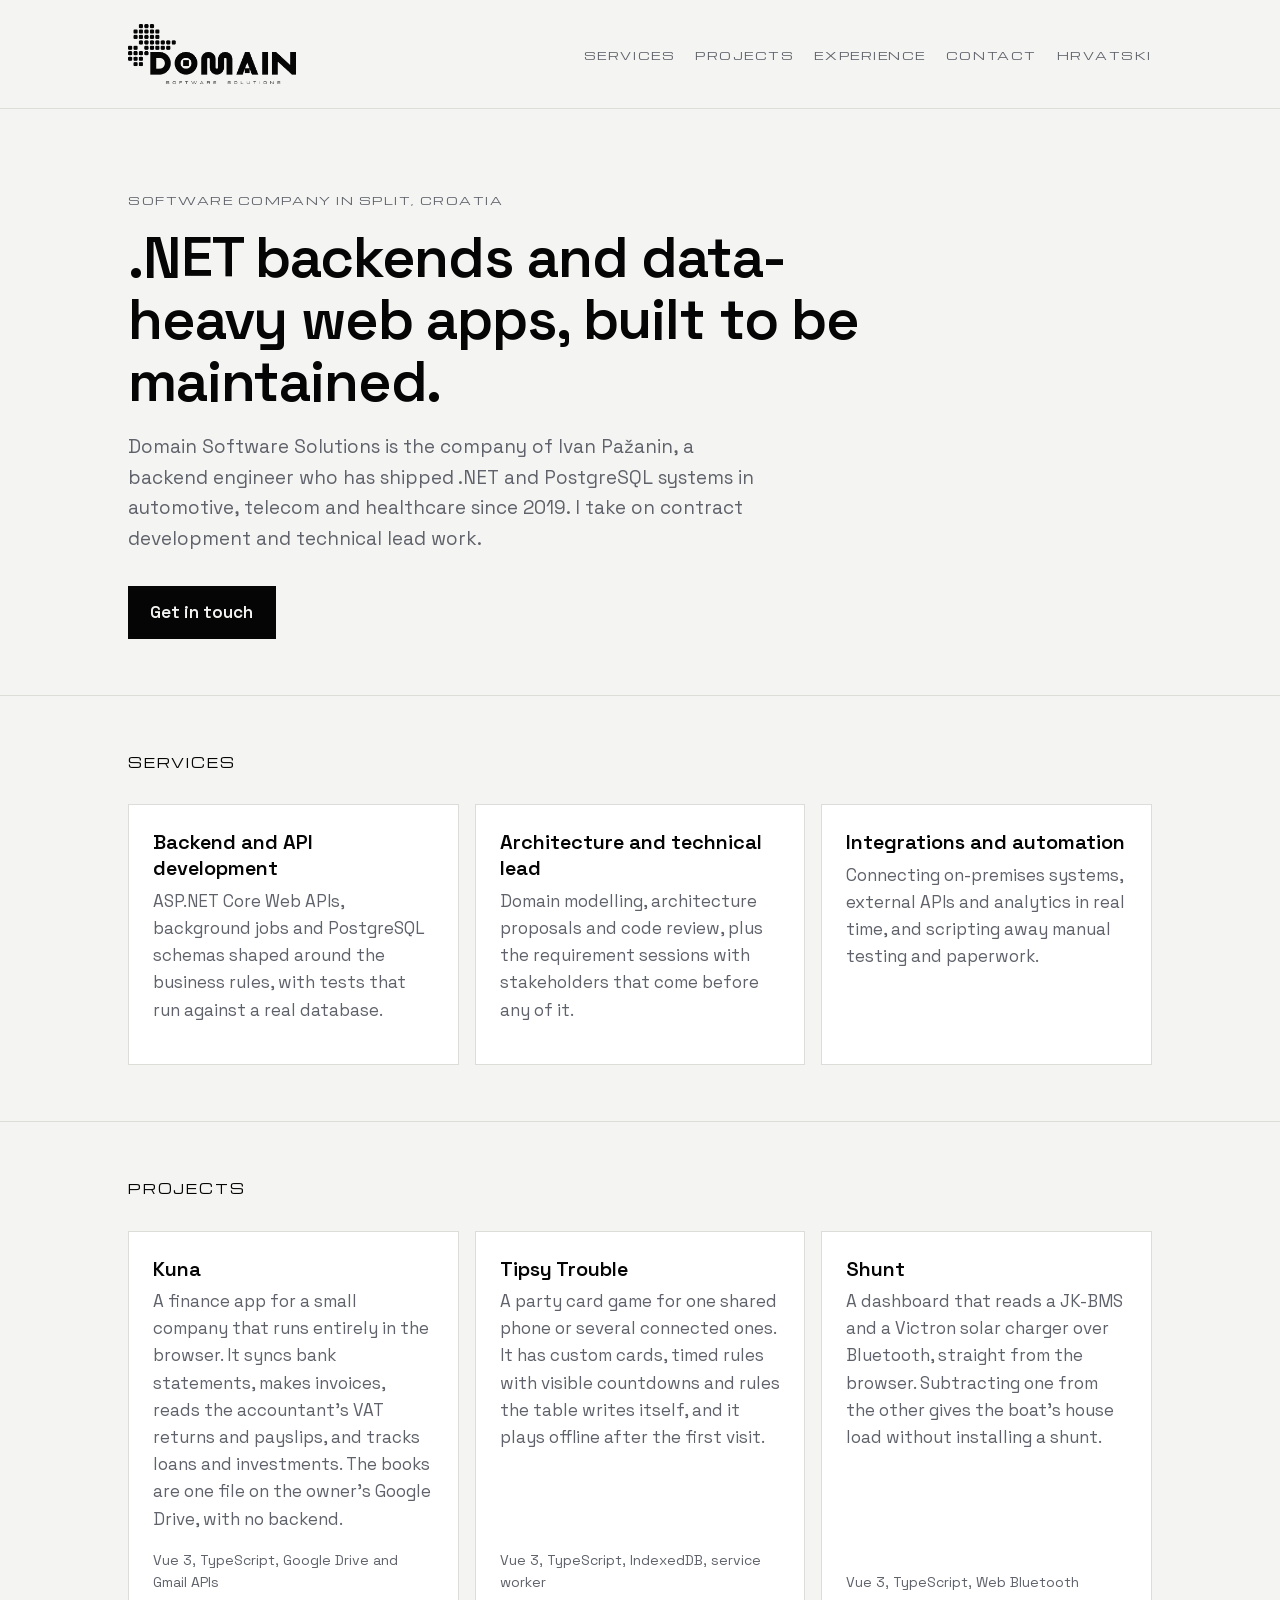
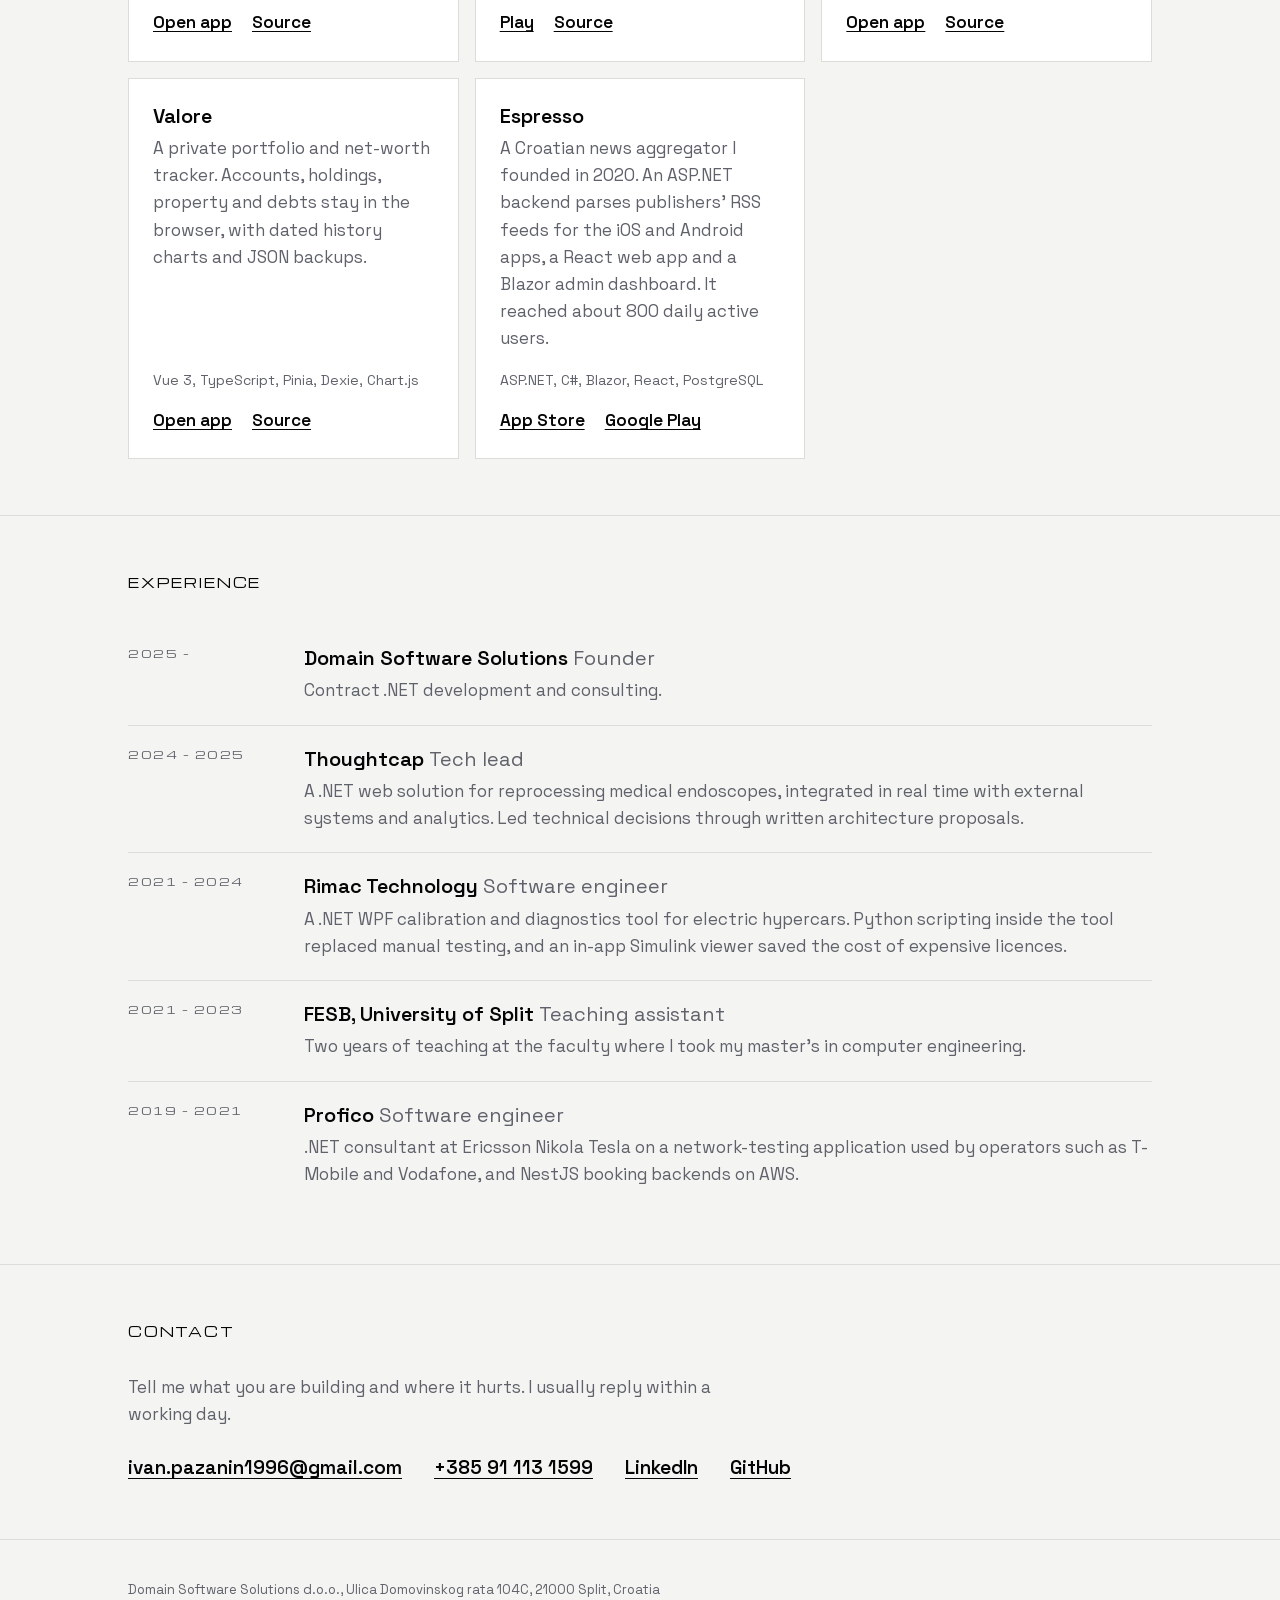
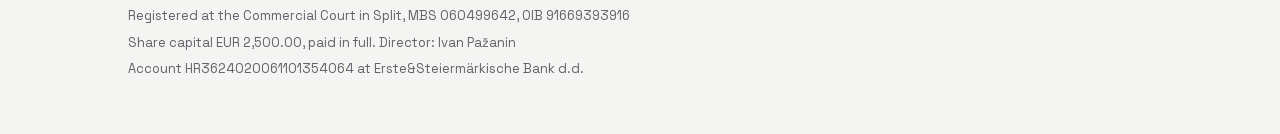
<file: index.html>
<!doctype html>
<html lang="en">
<head>
  <meta charset="utf-8">
  <meta name="viewport" content="width=device-width, initial-scale=1">
  <title>Domain Software Solutions | .NET backend development</title>
  <meta name="description" content="Domain Software Solutions is the software company of Ivan Pažanin, a .NET backend engineer in Split, Croatia.">
  <link rel="canonical" href="https://domain-software-solutions.hr/">
  <link rel="alternate" hreflang="en" href="https://domain-software-solutions.hr/">
  <link rel="alternate" hreflang="hr" href="https://domain-software-solutions.hr/hr/">
  <link rel="alternate" hreflang="x-default" href="https://domain-software-solutions.hr/">
  <link rel="icon" href="/favicon.ico" sizes="any">
  <link rel="icon" href="/icon-32.png" type="image/png" sizes="32x32">
  <link rel="apple-touch-icon" href="/apple-touch-icon.png">
  <link rel="preload" href="/assets/fonts/space-grotesk-latin.woff2" as="font" type="font/woff2" crossorigin>
  <link rel="stylesheet" href="/assets/site.css">
  <meta property="og:type" content="website">
  <meta property="og:title" content="Domain Software Solutions">
  <meta property="og:description" content=".NET backends and data-heavy web apps, built to be maintained.">
  <meta property="og:url" content="https://domain-software-solutions.hr/">
  <meta property="og:image" content="https://domain-software-solutions.hr/assets/link-preview.png">
  <meta property="og:locale" content="en_GB">
  <meta name="twitter:card" content="summary_large_image">
</head>
<body>
  <header>
    <div class="wrap">
      <a class="logo" href="/" aria-label="Domain Software Solutions, home">
        <img class="on-light" src="/assets/logo-black.png" width="600" height="215" alt="Domain Software Solutions">
        <img class="on-dark" src="/assets/logo-white.png" width="600" height="215" alt="Domain Software Solutions">
      </a>
      <nav aria-label="Main">
        <ul>
          <li><a href="#services">Services</a></li>
          <li><a href="#projects">Projects</a></li>
          <li><a href="#experience">Experience</a></li>
          <li><a href="#contact">Contact</a></li>
          <li><a href="/hr/" hreflang="hr" lang="hr">Hrvatski</a></li>
        </ul>
      </nav>
    </div>
  </header>

  <main>
    <div class="wrap hero">
      <p class="label">Software company in Split, Croatia</p>
      <h1>.NET backends and data-heavy web apps, built to be maintained.</h1>
      <p class="lede">Domain Software Solutions is the company of Ivan Pažanin, a backend engineer who has shipped .NET and PostgreSQL systems in automotive, telecom and healthcare since 2019. I take on contract development and technical lead work.</p>
      <a class="button" href="#contact">Get in touch</a>
    </div>

    <section id="services">
      <div class="wrap">
        <h2>Services</h2>
        <div class="grid">
          <div class="card">
            <h3>Backend and API development</h3>
            <p>ASP.NET Core Web APIs, background jobs and PostgreSQL schemas shaped around the business rules, with tests that run against a real database.</p>
          </div>
          <div class="card">
            <h3>Architecture and technical lead</h3>
            <p>Domain modelling, architecture proposals and code review, plus the requirement sessions with stakeholders that come before any of it.</p>
          </div>
          <div class="card">
            <h3>Integrations and automation</h3>
            <p>Connecting on-premises systems, external APIs and analytics in real time, and scripting away manual testing and paperwork.</p>
          </div>
        </div>
      </div>
    </section>

    <section id="projects">
      <div class="wrap">
        <h2>Projects</h2>
        <div class="grid">
          <article class="card">
            <h3>Kuna</h3>
            <p>A finance app for a small company that runs entirely in the browser. It syncs bank statements, makes invoices, reads the accountant's VAT returns and payslips, and tracks loans and investments. The books are one file on the owner's Google Drive, with no backend.</p>
            <div class="stack">Vue 3, TypeScript, Google Drive and Gmail APIs</div>
            <div class="links">
              <a href="https://ipazanin.github.io/kuna/">Open app</a>
              <a href="https://github.com/ipazanin/kuna">Source</a>
            </div>
          </article>
          <article class="card">
            <h3>Tipsy Trouble</h3>
            <p>A party card game for one shared phone or several connected ones. It has custom cards, timed rules with visible countdowns and rules the table writes itself, and it plays offline after the first visit.</p>
            <div class="stack">Vue 3, TypeScript, IndexedDB, service worker</div>
            <div class="links">
              <a href="https://ipazanin.github.io/tipsy-trouble/">Play</a>
              <a href="https://github.com/ipazanin/tipsy-trouble">Source</a>
            </div>
          </article>
          <article class="card">
            <h3>Shunt</h3>
            <p>A dashboard that reads a JK-BMS and a Victron solar charger over Bluetooth, straight from the browser. Subtracting one from the other gives the boat's house load without installing a shunt.</p>
            <div class="stack">Vue 3, TypeScript, Web Bluetooth</div>
            <div class="links">
              <a href="https://ipazanin.github.io/jk-bms-victron-dashboard/">Open app</a>
              <a href="https://github.com/ipazanin/jk-bms-victron-dashboard">Source</a>
            </div>
          </article>
          <article class="card">
            <h3>Valore</h3>
            <p>A private portfolio and net-worth tracker. Accounts, holdings, property and debts stay in the browser, with dated history charts and JSON backups.</p>
            <div class="stack">Vue 3, TypeScript, Pinia, Dexie, Chart.js</div>
            <div class="links">
              <a href="https://ipazanin.github.io/valore/">Open app</a>
              <a href="https://github.com/ipazanin/valore">Source</a>
            </div>
          </article>
          <article class="card">
            <h3>Espresso</h3>
            <p>A Croatian news aggregator I founded in 2020. An ASP.NET backend parses publishers' RSS feeds for the iOS and Android apps, a React web app and a Blazor admin dashboard. It reached about 800 daily active users.</p>
            <div class="stack">ASP.NET, C#, Blazor, React, PostgreSQL</div>
            <div class="links">
              <a href="https://apps.apple.com/hr/app/espresso-hr-digitalne-vijesti/id1498668438">App Store</a>
              <a href="https://play.google.com/store/apps/details?id=com.espresso.news">Google Play</a>
            </div>
          </article>
        </div>
      </div>
    </section>

    <section id="experience">
      <div class="wrap">
        <h2>Experience</h2>
        <ol class="timeline">
          <li>
            <span class="label">2025 –</span>
            <div>
              <h3>Domain Software Solutions <span class="role">Founder</span></h3>
              <p>Contract .NET development and consulting.</p>
            </div>
          </li>
          <li>
            <span class="label">2024 – 2025</span>
            <div>
              <h3>Thoughtcap <span class="role">Tech lead</span></h3>
              <p>A .NET web solution for reprocessing medical endoscopes, integrated in real time with external systems and analytics. Led technical decisions through written architecture proposals.</p>
            </div>
          </li>
          <li>
            <span class="label">2021 – 2024</span>
            <div>
              <h3>Rimac Technology <span class="role">Software engineer</span></h3>
              <p>A .NET WPF calibration and diagnostics tool for electric hypercars. Python scripting inside the tool replaced manual testing, and an in-app Simulink viewer saved the cost of expensive licences.</p>
            </div>
          </li>
          <li>
            <span class="label">2021 – 2023</span>
            <div>
              <h3>FESB, University of Split <span class="role">Teaching assistant</span></h3>
              <p>Two years of teaching at the faculty where I took my master's in computer engineering.</p>
            </div>
          </li>
          <li>
            <span class="label">2019 – 2021</span>
            <div>
              <h3>Profico <span class="role">Software engineer</span></h3>
              <p>.NET consultant at Ericsson Nikola Tesla on a network-testing application used by operators such as T-Mobile and Vodafone, and NestJS booking backends on AWS.</p>
            </div>
          </li>
        </ol>
      </div>
    </section>

    <section id="contact" class="contact">
      <div class="wrap">
        <h2>Contact</h2>
        <p>Tell me what you are building and where it hurts. I usually reply within a working day.</p>
        <ul>
          <li><a href="mailto:ivan.pazanin1996@gmail.com">ivan.pazanin1996@gmail.com</a></li>
          <li><a href="tel:+385911131599">+385 91 113 1599</a></li>
          <li><a href="https://www.linkedin.com/in/ivanpazanin">LinkedIn</a></li>
          <li><a href="https://github.com/ipazanin">GitHub</a></li>
        </ul>
      </div>
    </section>
  </main>

  <footer>
    <div class="wrap">
      <p>Domain Software Solutions d.o.o., Ulica Domovinskog rata 104C, 21000 Split, Croatia</p>
      <p>Registered at the Commercial Court in Split, MBS 060499642, OIB 91669393916</p>
      <p>Share capital EUR 2,500.00, paid in full. Director: Ivan Pažanin</p>
      <p>Account HR3624020061101354064 at Erste&amp;Steiermärkische Bank d.d.</p>
    </div>
  </footer>
</body>
</html>
</file>
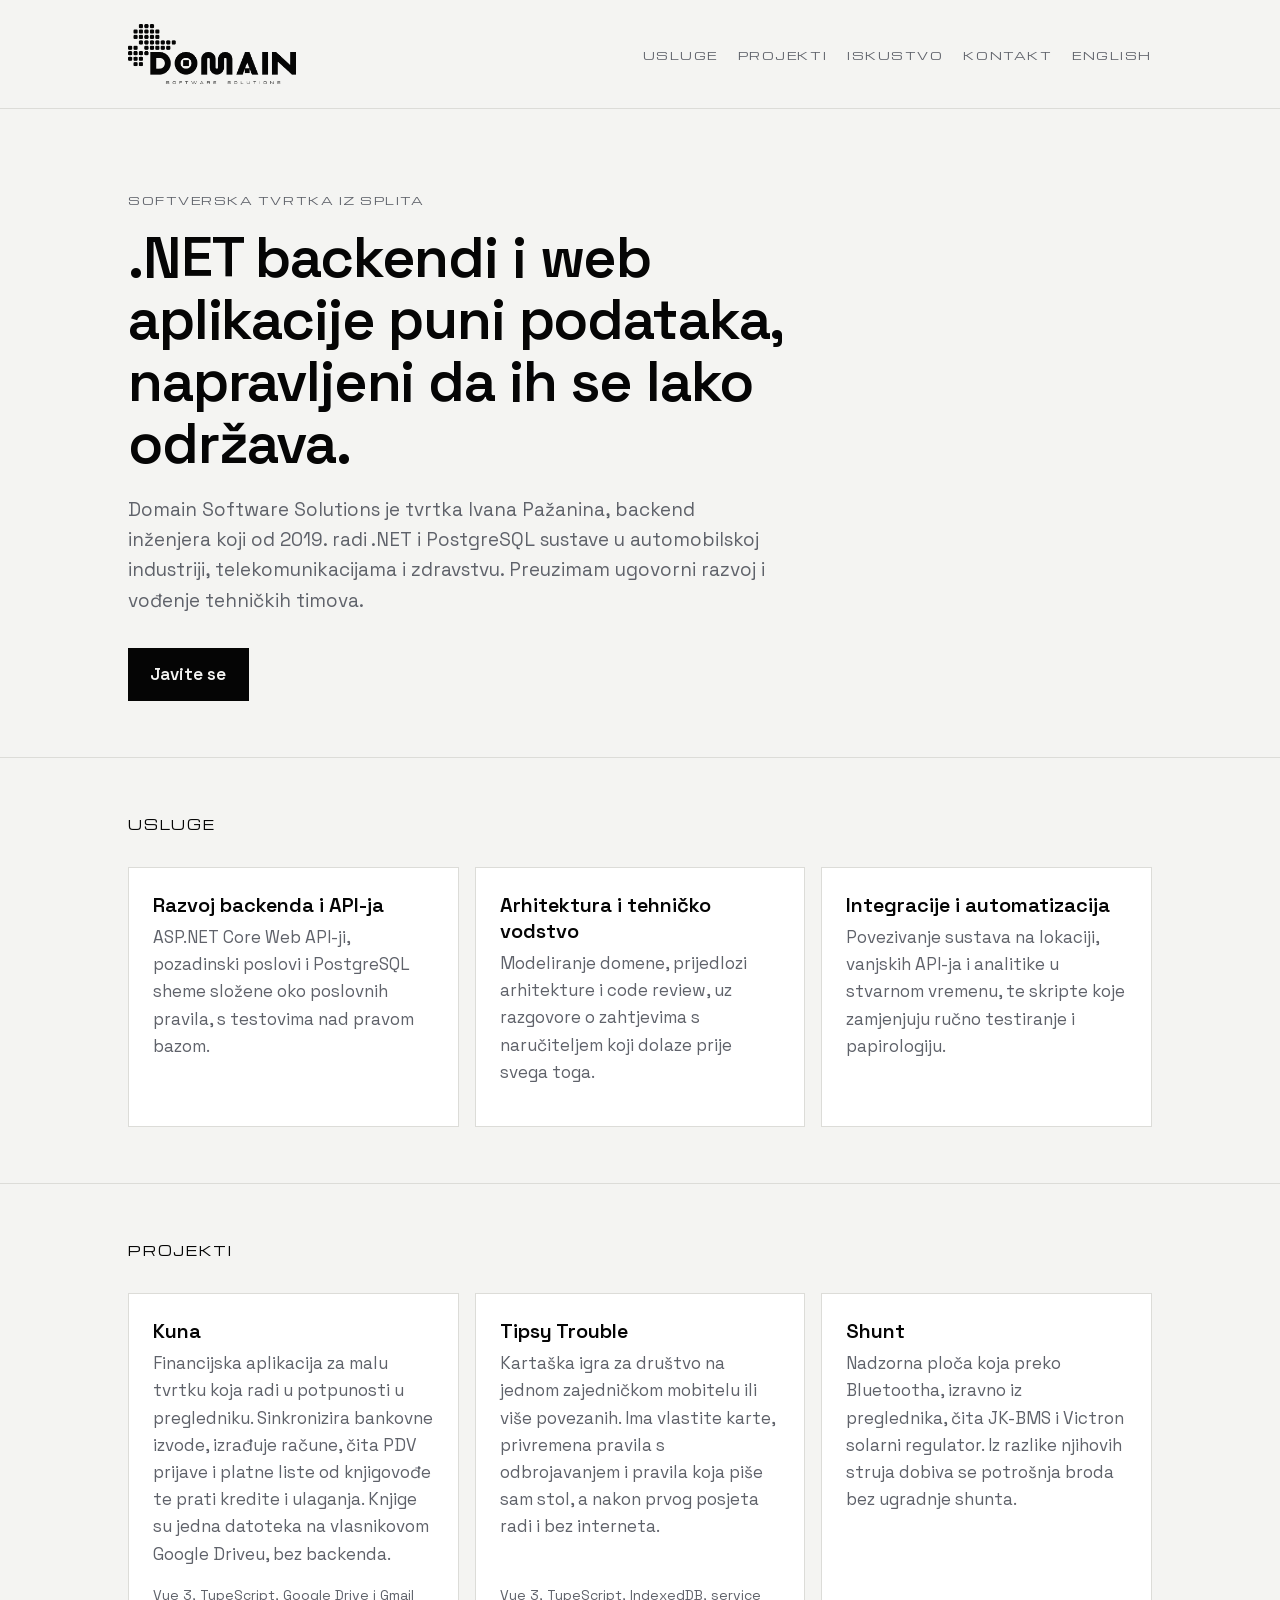
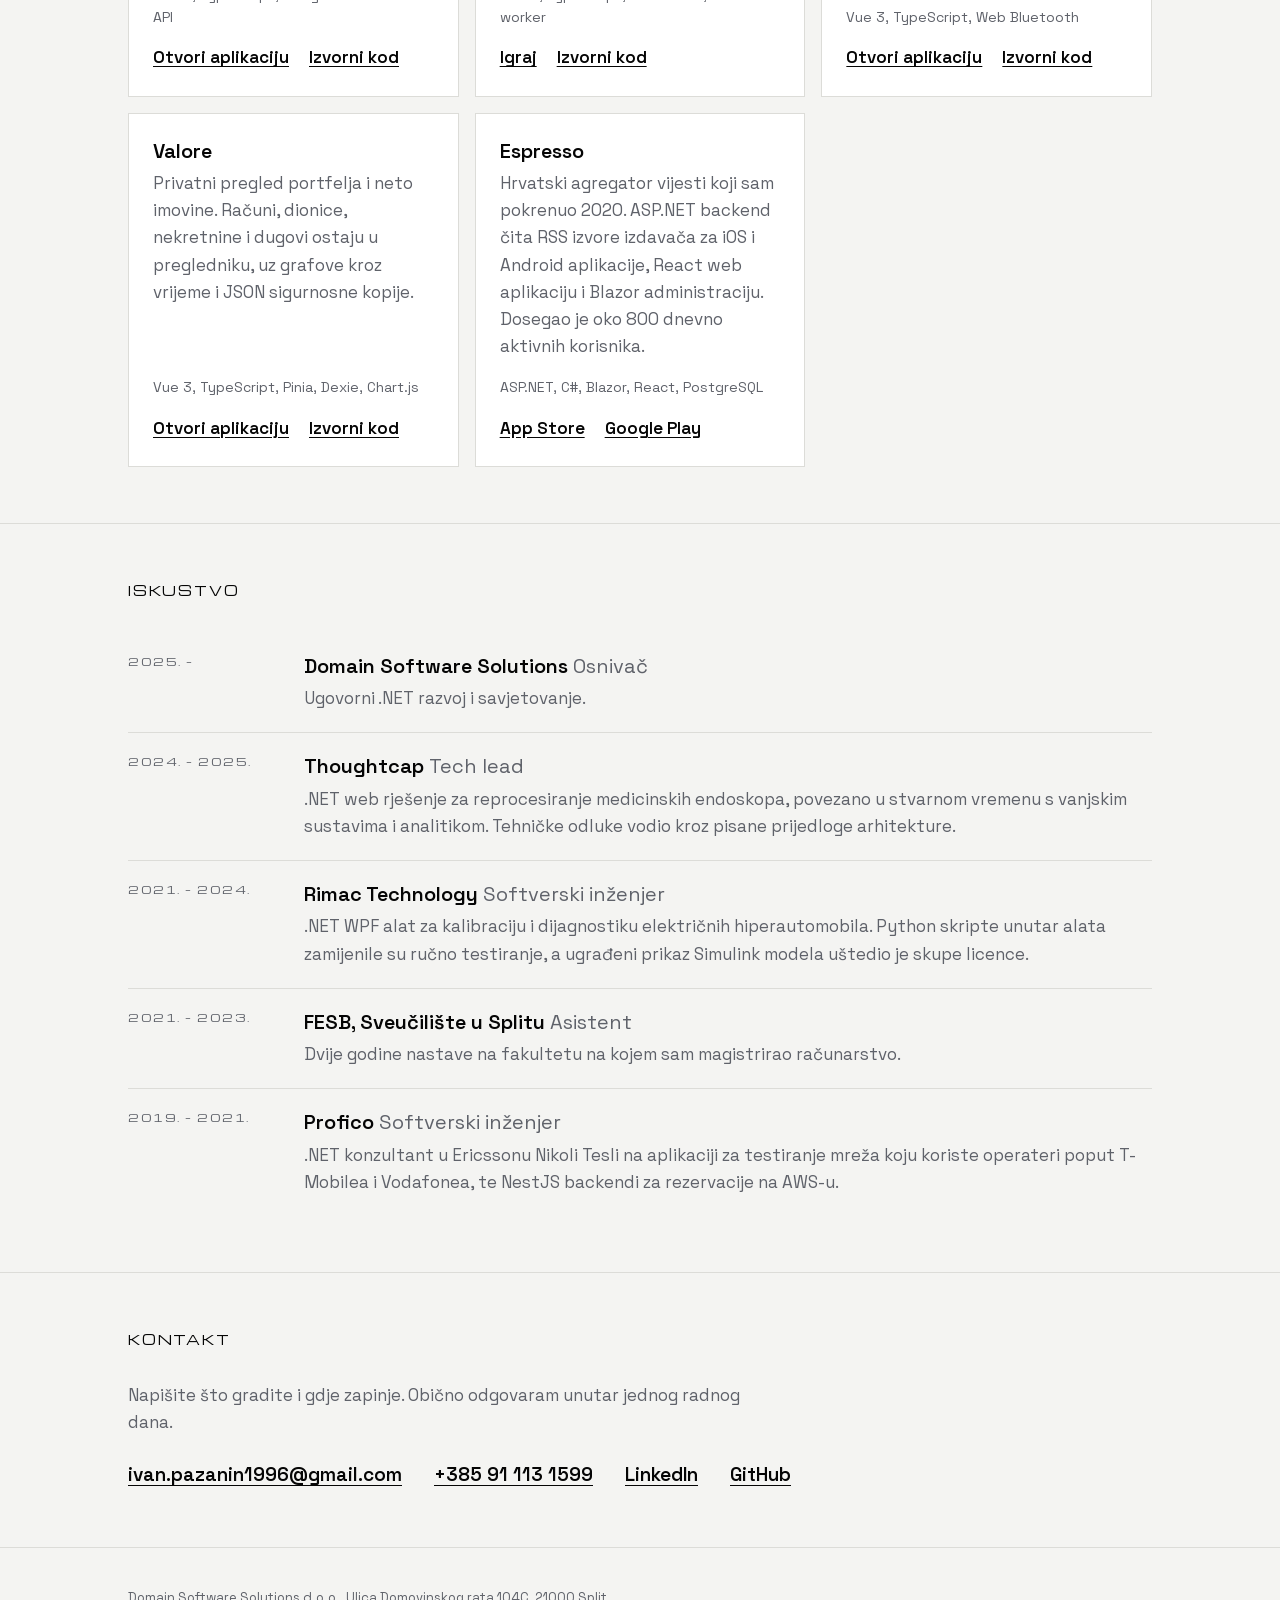
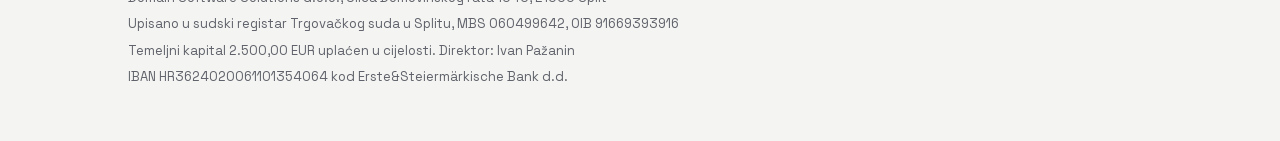
<file: hr/index.html>
<!doctype html>
<html lang="hr">
<head>
  <meta charset="utf-8">
  <meta name="viewport" content="width=device-width, initial-scale=1">
  <title>Domain Software Solutions | razvoj .NET backenda</title>
  <meta name="description" content="Domain Software Solutions je softverska tvrtka Ivana Pažanina, .NET backend inženjera iz Splita.">
  <link rel="canonical" href="https://domain-software-solutions.hr/hr/">
  <link rel="alternate" hreflang="en" href="https://domain-software-solutions.hr/">
  <link rel="alternate" hreflang="hr" href="https://domain-software-solutions.hr/hr/">
  <link rel="alternate" hreflang="x-default" href="https://domain-software-solutions.hr/">
  <link rel="icon" href="/favicon.ico" sizes="any">
  <link rel="icon" href="/icon-32.png" type="image/png" sizes="32x32">
  <link rel="apple-touch-icon" href="/apple-touch-icon.png">
  <link rel="preload" href="/assets/fonts/space-grotesk-latin.woff2" as="font" type="font/woff2" crossorigin>
  <link rel="stylesheet" href="/assets/site.css">
  <meta property="og:type" content="website">
  <meta property="og:title" content="Domain Software Solutions">
  <meta property="og:description" content=".NET backendi i web aplikacije puni podataka, napravljeni da ih se lako održava.">
  <meta property="og:url" content="https://domain-software-solutions.hr/hr/">
  <meta property="og:image" content="https://domain-software-solutions.hr/assets/link-preview.png">
  <meta property="og:locale" content="hr_HR">
  <meta name="twitter:card" content="summary_large_image">
</head>
<body>
  <header>
    <div class="wrap">
      <a class="logo" href="/hr/" aria-label="Domain Software Solutions, početna">
        <img class="on-light" src="/assets/logo-black.png" width="600" height="215" alt="Domain Software Solutions">
        <img class="on-dark" src="/assets/logo-white.png" width="600" height="215" alt="Domain Software Solutions">
      </a>
      <nav aria-label="Glavna navigacija">
        <ul>
          <li><a href="#usluge">Usluge</a></li>
          <li><a href="#projekti">Projekti</a></li>
          <li><a href="#iskustvo">Iskustvo</a></li>
          <li><a href="#kontakt">Kontakt</a></li>
          <li><a href="/" hreflang="en" lang="en">English</a></li>
        </ul>
      </nav>
    </div>
  </header>

  <main>
    <div class="wrap hero">
      <p class="label">Softverska tvrtka iz Splita</p>
      <h1>.NET backendi i web aplikacije puni podataka, napravljeni da ih se lako održava.</h1>
      <p class="lede">Domain Software Solutions je tvrtka Ivana Pažanina, backend inženjera koji od 2019. radi .NET i PostgreSQL sustave u automobilskoj industriji, telekomunikacijama i zdravstvu. Preuzimam ugovorni razvoj i vođenje tehničkih timova.</p>
      <a class="button" href="#kontakt">Javite se</a>
    </div>

    <section id="usluge">
      <div class="wrap">
        <h2>Usluge</h2>
        <div class="grid">
          <div class="card">
            <h3>Razvoj backenda i API-ja</h3>
            <p>ASP.NET Core Web API-ji, pozadinski poslovi i PostgreSQL sheme složene oko poslovnih pravila, s testovima nad pravom bazom.</p>
          </div>
          <div class="card">
            <h3>Arhitektura i tehničko vodstvo</h3>
            <p>Modeliranje domene, prijedlozi arhitekture i code review, uz razgovore o zahtjevima s naručiteljem koji dolaze prije svega toga.</p>
          </div>
          <div class="card">
            <h3>Integracije i automatizacija</h3>
            <p>Povezivanje sustava na lokaciji, vanjskih API-ja i analitike u stvarnom vremenu, te skripte koje zamjenjuju ručno testiranje i papirologiju.</p>
          </div>
        </div>
      </div>
    </section>

    <section id="projekti">
      <div class="wrap">
        <h2>Projekti</h2>
        <div class="grid">
          <article class="card">
            <h3>Kuna</h3>
            <p>Financijska aplikacija za malu tvrtku koja radi u potpunosti u pregledniku. Sinkronizira bankovne izvode, izrađuje račune, čita PDV prijave i platne liste od knjigovođe te prati kredite i ulaganja. Knjige su jedna datoteka na vlasnikovom Google Driveu, bez backenda.</p>
            <div class="stack">Vue 3, TypeScript, Google Drive i Gmail API</div>
            <div class="links">
              <a href="https://ipazanin.github.io/kuna/">Otvori aplikaciju</a>
              <a href="https://github.com/ipazanin/kuna">Izvorni kod</a>
            </div>
          </article>
          <article class="card">
            <h3>Tipsy Trouble</h3>
            <p>Kartaška igra za društvo na jednom zajedničkom mobitelu ili više povezanih. Ima vlastite karte, privremena pravila s odbrojavanjem i pravila koja piše sam stol, a nakon prvog posjeta radi i bez interneta.</p>
            <div class="stack">Vue 3, TypeScript, IndexedDB, service worker</div>
            <div class="links">
              <a href="https://ipazanin.github.io/tipsy-trouble/">Igraj</a>
              <a href="https://github.com/ipazanin/tipsy-trouble">Izvorni kod</a>
            </div>
          </article>
          <article class="card">
            <h3>Shunt</h3>
            <p>Nadzorna ploča koja preko Bluetootha, izravno iz preglednika, čita JK-BMS i Victron solarni regulator. Iz razlike njihovih struja dobiva se potrošnja broda bez ugradnje shunta.</p>
            <div class="stack">Vue 3, TypeScript, Web Bluetooth</div>
            <div class="links">
              <a href="https://ipazanin.github.io/jk-bms-victron-dashboard/">Otvori aplikaciju</a>
              <a href="https://github.com/ipazanin/jk-bms-victron-dashboard">Izvorni kod</a>
            </div>
          </article>
          <article class="card">
            <h3>Valore</h3>
            <p>Privatni pregled portfelja i neto imovine. Računi, dionice, nekretnine i dugovi ostaju u pregledniku, uz grafove kroz vrijeme i JSON sigurnosne kopije.</p>
            <div class="stack">Vue 3, TypeScript, Pinia, Dexie, Chart.js</div>
            <div class="links">
              <a href="https://ipazanin.github.io/valore/">Otvori aplikaciju</a>
              <a href="https://github.com/ipazanin/valore">Izvorni kod</a>
            </div>
          </article>
          <article class="card">
            <h3>Espresso</h3>
            <p>Hrvatski agregator vijesti koji sam pokrenuo 2020. ASP.NET backend čita RSS izvore izdavača za iOS i Android aplikacije, React web aplikaciju i Blazor administraciju. Dosegao je oko 800 dnevno aktivnih korisnika.</p>
            <div class="stack">ASP.NET, C#, Blazor, React, PostgreSQL</div>
            <div class="links">
              <a href="https://apps.apple.com/hr/app/espresso-hr-digitalne-vijesti/id1498668438">App Store</a>
              <a href="https://play.google.com/store/apps/details?id=com.espresso.news">Google Play</a>
            </div>
          </article>
        </div>
      </div>
    </section>

    <section id="iskustvo">
      <div class="wrap">
        <h2>Iskustvo</h2>
        <ol class="timeline">
          <li>
            <span class="label">2025. –</span>
            <div>
              <h3>Domain Software Solutions <span class="role">Osnivač</span></h3>
              <p>Ugovorni .NET razvoj i savjetovanje.</p>
            </div>
          </li>
          <li>
            <span class="label">2024. – 2025.</span>
            <div>
              <h3>Thoughtcap <span class="role">Tech lead</span></h3>
              <p>.NET web rješenje za reprocesiranje medicinskih endoskopa, povezano u stvarnom vremenu s vanjskim sustavima i analitikom. Tehničke odluke vodio kroz pisane prijedloge arhitekture.</p>
            </div>
          </li>
          <li>
            <span class="label">2021. – 2024.</span>
            <div>
              <h3>Rimac Technology <span class="role">Softverski inženjer</span></h3>
              <p>.NET WPF alat za kalibraciju i dijagnostiku električnih hiperautomobila. Python skripte unutar alata zamijenile su ručno testiranje, a ugrađeni prikaz Simulink modela uštedio je skupe licence.</p>
            </div>
          </li>
          <li>
            <span class="label">2021. – 2023.</span>
            <div>
              <h3>FESB, Sveučilište u Splitu <span class="role">Asistent</span></h3>
              <p>Dvije godine nastave na fakultetu na kojem sam magistrirao računarstvo.</p>
            </div>
          </li>
          <li>
            <span class="label">2019. – 2021.</span>
            <div>
              <h3>Profico <span class="role">Softverski inženjer</span></h3>
              <p>.NET konzultant u Ericssonu Nikoli Tesli na aplikaciji za testiranje mreža koju koriste operateri poput T-Mobilea i Vodafonea, te NestJS backendi za rezervacije na AWS-u.</p>
            </div>
          </li>
        </ol>
      </div>
    </section>

    <section id="kontakt" class="contact">
      <div class="wrap">
        <h2>Kontakt</h2>
        <p>Napišite što gradite i gdje zapinje. Obično odgovaram unutar jednog radnog dana.</p>
        <ul>
          <li><a href="mailto:ivan.pazanin1996@gmail.com">ivan.pazanin1996@gmail.com</a></li>
          <li><a href="tel:+385911131599">+385 91 113 1599</a></li>
          <li><a href="https://www.linkedin.com/in/ivanpazanin">LinkedIn</a></li>
          <li><a href="https://github.com/ipazanin">GitHub</a></li>
        </ul>
      </div>
    </section>
  </main>

  <footer>
    <div class="wrap">
      <p>Domain Software Solutions d.o.o., Ulica Domovinskog rata 104C, 21000 Split</p>
      <p>Upisano u sudski registar Trgovačkog suda u Splitu, MBS 060499642, OIB 91669393916</p>
      <p>Temeljni kapital 2.500,00 EUR uplaćen u cijelosti. Direktor: Ivan Pažanin</p>
      <p>IBAN HR3624020061101354064 kod Erste&amp;Steiermärkische Bank d.d.</p>
    </div>
  </footer>
</body>
</html>
</file>
<file: assets/site.css>
@font-face {
  font-family: "Michroma";
  font-display: swap;
  src: url("fonts/michroma-latin.woff2") format("woff2");
  unicode-range: U+0000-00FF, U+0131, U+0152-0153, U+02BB-02BC, U+02C6, U+02DA, U+02DC, U+0304, U+0308, U+0329, U+2000-206F, U+20AC, U+2122, U+2191, U+2193, U+2212, U+2215, U+FEFF, U+FFFD;
}
@font-face {
  font-family: "Michroma";
  font-display: swap;
  src: url("fonts/michroma-latin-ext.woff2") format("woff2");
  unicode-range: U+0100-02BA, U+02BD-02C5, U+02C7-02CC, U+02CE-02D7, U+02DD-02FF, U+1E00-1E9F, U+1EF2-1EFF, U+2020, U+20A0-20AB, U+20AD-20C4, U+2113, U+2C60-2C7F, U+A720-A7FF;
}
@font-face {
  font-family: "Space Grotesk";
  font-weight: 400 700;
  font-display: swap;
  src: url("fonts/space-grotesk-latin.woff2") format("woff2");
  unicode-range: U+0000-00FF, U+0131, U+0152-0153, U+02BB-02BC, U+02C6, U+02DA, U+02DC, U+0304, U+0308, U+0329, U+2000-206F, U+20AC, U+2122, U+2191, U+2193, U+2212, U+2215, U+FEFF, U+FFFD;
}
@font-face {
  font-family: "Space Grotesk";
  font-weight: 400 700;
  font-display: swap;
  src: url("fonts/space-grotesk-latin-ext.woff2") format("woff2");
  unicode-range: U+0100-02BA, U+02BD-02C5, U+02C7-02CC, U+02CE-02D7, U+02DD-02FF, U+1E00-1E9F, U+1EF2-1EFF, U+2020, U+20A0-20AB, U+20AD-20C4, U+2113, U+2C60-2C7F, U+A720-A7FF;
}

:root {
  color-scheme: light dark;
  --bg: #f4f4f2;
  --surface: #ffffff;
  --text: #050505;
  --muted: #5f626a;
  --line: #dcdcd8;
  --accent: #050505;
  --max: 68rem;
}

@media (prefers-color-scheme: dark) {
  :root {
    --bg: #050505;
    --surface: #111112;
    --text: #f4f4f2;
    --muted: #9a9da5;
    --line: #26272a;
    --accent: #ffffff;
  }
}

* {
  box-sizing: border-box;
}

html {
  scroll-behavior: smooth;
}

body {
  margin: 0;
  background: var(--bg);
  color: var(--text);
  font-family: "Space Grotesk", system-ui, sans-serif;
  font-size: 1.0625rem;
  line-height: 1.6;
  -webkit-font-smoothing: antialiased;
}

a {
  color: inherit;
  text-underline-offset: 0.2em;
}

a:focus-visible {
  outline: 2px solid var(--accent);
  outline-offset: 3px;
}

.wrap {
  max-width: var(--max);
  margin: 0 auto;
  padding: 0 1rem;
}

@media (min-width: 640px) {
  .wrap {
    padding: 0 2rem;
  }
}

.label,
h2,
nav a {
  font-family: "Michroma", "Space Grotesk", sans-serif;
  text-transform: uppercase;
  letter-spacing: 0.14em;
  font-weight: 400;
}

header {
  padding: 1.5rem 0;
  border-bottom: 1px solid var(--line);
}

header .wrap {
  display: flex;
  align-items: center;
  justify-content: space-between;
  gap: 1rem;
  flex-wrap: wrap;
}

.logo img {
  display: block;
  width: 168px;
  height: auto;
}

.logo .on-dark {
  display: none;
}

@media (prefers-color-scheme: dark) {
  .logo .on-light {
    display: none;
  }
  .logo .on-dark {
    display: block;
  }
}

nav ul {
  display: flex;
  flex-wrap: wrap;
  gap: 0.25rem 1.25rem;
  margin: 0;
  padding: 0;
  list-style: none;
}

nav a {
  font-size: 0.6875rem;
  text-decoration: none;
  color: var(--muted);
}

nav a:hover,
nav a[aria-current="true"] {
  color: var(--text);
}

.hero {
  padding-top: 4.5rem;
  padding-bottom: 3.5rem;
}

.hero h1 {
  margin: 1rem 0 1.25rem;
  max-width: 20ch;
  font-size: clamp(2.1rem, 6vw, 3.6rem);
  line-height: 1.08;
  letter-spacing: -0.02em;
  font-weight: 600;
}

.hero .lede {
  max-width: 40rem;
  margin: 0;
  color: var(--muted);
  font-size: 1.1875rem;
}

.label {
  font-size: 0.6875rem;
  color: var(--muted);
}

.button {
  display: inline-block;
  margin-top: 2rem;
  padding: 0.8rem 1.4rem;
  background: var(--accent);
  color: var(--bg);
  text-decoration: none;
  font-weight: 600;
}

section {
  padding: 3.5rem 0;
  border-top: 1px solid var(--line);
}

h2 {
  margin: 0 0 2rem;
  font-size: 0.8125rem;
}

h3 {
  margin: 0 0 0.4rem;
  font-size: 1.25rem;
  line-height: 1.3;
  font-weight: 600;
}

.grid {
  display: grid;
  gap: 1rem;
  grid-template-columns: repeat(auto-fill, minmax(min(100%, 19rem), 1fr));
}

.card {
  display: flex;
  flex-direction: column;
  padding: 1.5rem;
  background: var(--surface);
  border: 1px solid var(--line);
}

.card p {
  margin: 0 0 1rem;
  color: var(--muted);
}

.stack {
  margin-top: auto;
  color: var(--muted);
  font-size: 0.875rem;
}

.links {
  display: flex;
  flex-wrap: wrap;
  gap: 1.25rem;
  margin-top: 1rem;
  font-weight: 600;
}

.timeline {
  margin: 0;
  padding: 0;
  list-style: none;
}

.timeline li {
  display: grid;
  gap: 0.25rem 2rem;
  padding: 1.25rem 0;
  border-bottom: 1px solid var(--line);
}

.timeline li:last-child {
  border-bottom: 0;
}

@media (min-width: 640px) {
  .timeline li {
    grid-template-columns: 9rem 1fr;
  }
}

.timeline p {
  margin: 0.25rem 0 0;
  color: var(--muted);
}

.role {
  color: var(--muted);
  font-weight: 400;
}

.contact p {
  max-width: 40rem;
  margin: 0 0 1.5rem;
  color: var(--muted);
}

.contact ul {
  display: flex;
  flex-wrap: wrap;
  gap: 0.75rem 2rem;
  margin: 0;
  padding: 0;
  list-style: none;
  font-size: 1.1875rem;
  font-weight: 600;
}

footer {
  padding: 2.5rem 0 3rem;
  border-top: 1px solid var(--line);
  color: var(--muted);
  font-size: 0.8125rem;
}

footer p {
  margin: 0 0 0.35rem;
}
</file>
